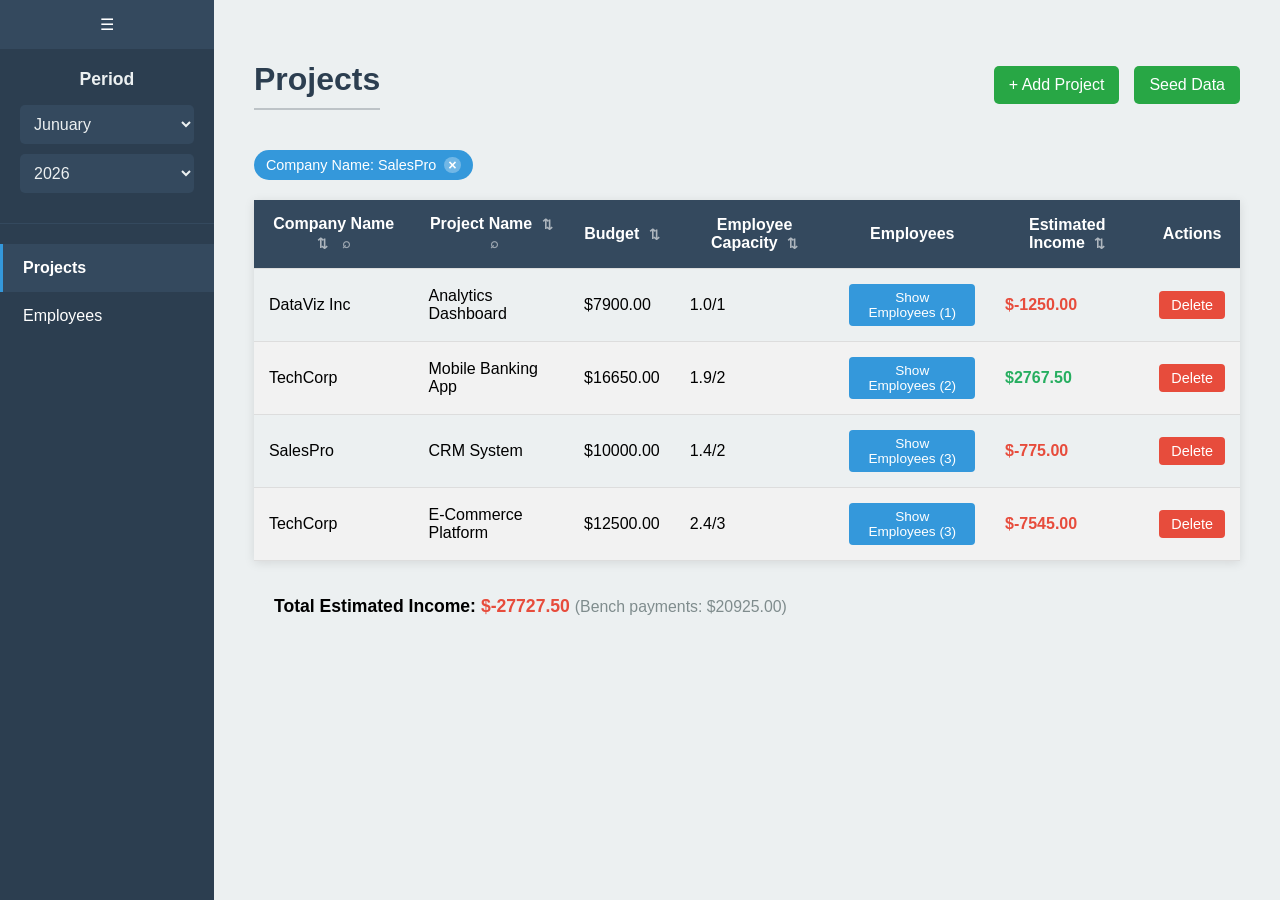
<file: index.html>
<!doctype html>
<html lang="en">
  <head>
    <meta charset="UTF-8" />
    <meta name="viewport" content="width=device-width, initial-scale=1.0" />
    <link rel="stylesheet" href="./style.css" />
    <title>Dashboard</title>
  </head>
  <body>
    <button class="open-button" id="open-button">→</button>
    <div class="wrapper">
      <aside class="side-bar" id="side-bar">
        <button class="burger-btn" id="burger-btn">☰</button>
        <div class="period-selector">
          <h3>Period</h3>
          <select id="month-select" class="select">
            <option value="1">Junuary</option>
            <option value="2">February</option>
            <option value="3">March</option>
            <option value="4">April</option>
            <option value="5">May</option>
            <option value="6">June</option>
            <option value="7">July</option>
            <option value="8">August</option>
            <option value="9">September</option>
            <option value="10">October</option>
            <option value="11">November</option>
            <option value="12">December</option>
          </select>
          <select id="year-select" class="select">
            <option value="2025">2025</option>
            <option value="2026" selected>2026</option>
            <option value="2027">2027</option>
          </select>
        </div>
        <nav class="nav-list">
          <a href="index.html" class="nav-item active">Projects</a>
          <a href="employee.html" class="nav-item">Employees</a>
        </nav>
      </aside>
      <main class="main-section">
        <div class="project-content">
          <div class="project-content-header">
            <h1>Projects</h1>
            <div class="project-btn">
              <button id="add-project-btn" class="add-btn">
                + Add Project
              </button>
              <button id="seed-data-btn" class="add-btn">Seed Data</button>
            </div>
          </div>
          <div class="filters-container" id="project-filters-container">
            <div class="filter-chip">
              <span class="chip-label">Company Name: SalesPro</span>
              <span class="chip-remove">×</span>
            </div>
          </div>
          <table id="Table">
            <thead>
              <tr>
                <th
                  data-column="0"
                  data-type="string"
                  class="sortable filterable"
                >
                  Company Name
                  <span class="sort-icon">⇅</span>
                  <button id="filter-company-name" class="filter-icon">
                    ⌕
                  </button>
                </th>
                <th
                  data-column="1"
                  data-type="string"
                  class="sortable filterable"
                >
                  Project Name
                  <span class="sort-icon">⇅</span>
                  <button id="filter-project-name" class="filter-icon">
                    ⌕
                  </button>
                </th>
                <th data-column="2" data-type="number" class="sortable">
                  Budget
                  <span class="sort-icon">⇅</span>
                </th>
                <th data-column="3" data-type="number" class="sortable">
                  Employee Capacity
                  <span class="sort-icon">⇅</span>
                </th>
                <th>Employees</th>
                <th data-column="4" data-type="number" class="sortable">
                  Estimated Income
                  <span class="sort-icon">⇅</span>
                </th>
                <th>Actions</th>
              </tr>
            </thead>
            <tbody>
              <tr>
                <td>DataViz Inc</td>
                <td>Analytics Dashboard</td>
                <td>$7900.00</td>
                <td><span>1.0/1</span></td>
                <td>
                  <button class="show-details-btn">Show Employees (1)</button>
                </td>
                <td class="negative-income">$-1250.00</td>
                <td>
                  <button class="delete-btn delete-project">Delete</button>
                </td>
              </tr>
              <tr>
                <td>TechCorp</td>
                <td>Mobile Banking App</td>
                <td>$16650.00</td>
                <td><span>1.9/2</span></td>
                <td>
                  <button class="show-details-btn">Show Employees (2)</button>
                </td>
                <td class="positive-income">$2767.50</td>
                <td>
                  <button class="delete-btn delete-project">Delete</button>
                </td>
              </tr>
              <tr>
                <td>SalesPro</td>
                <td>CRM System</td>
                <td>$10000.00</td>
                <td><span>1.4/2</span></td>
                <td>
                  <button class="show-details-btn">Show Employees (3)</button>
                </td>
                <td class="negative-income">$-775.00</td>
                <td>
                  <button class="delete-btn delete-project">Delete</button>
                </td>
              </tr>
              <tr>
                <td>TechCorp</td>
                <td>E-Commerce Platform</td>
                <td>$12500.00</td>
                <td><span>2.4/3</span></td>
                <td>
                  <button class="show-details-btn">Show Employees (3)</button>
                </td>
                <td class="negative-income">$-7545.00</td>
                <td>
                  <button class="delete-btn delete-project">Delete</button>
                </td>
              </tr>
            </tbody>
          </table>
          <div class="total-income-info">
            <strong>Total Estimated Income:</strong>
            <span class="total-amount negative-income">$-27727.50</span>
            <span style="color: #7f8c8d; font-size: 0.9em"
              >(Bench payments: $20925.00)
            </span>
          </div>
        </div>
      </main>
    </div>
    <div id="add-project-panel" class="add-project-panel">
      <h2>Add New Project</h2>
      <form id="add-project-form">
        <label for="project-name">Project Name: *</label>
        <input
          type="text"
          id="project-name"
          name="project-name"
          required
          minlength="3"
          pattern="[A-Za-z0-9\s]+"
          title="Project name must be at least 3 characters"
        />
        <span class="error-message show" id="project-name-error"
          >Project name must be at least 3 characters</span
        >
        <label for="company-name">Company Name: *</label>
        <input
          type="text"
          id="company-name"
          name="company-name"
          required
          minlength="2"
          pattern="[A-Za-z0-9\s]+"
          title="Company name must be at least 2 characters"
        />
        <span class="error-message show" id="company-name-error"
          >Company name must be at least 2 characters</span
        >
        <label for="project-budget">Budget: *</label>
        <input
          type="number"
          id="project-budget"
          name="project-budget"
          required
          min="0.01"
          step="0.01"
          title="Budget must be greater than 0"
        />
        <span class="error-message show" id="project-budget-error"
          >Budget must be greater than 0</span
        >
        <label for="employee-capacity">Employee Capacity: *</label>
        <input
          type="number"
          id="employee-capacity"
          name="employee-capacity"
          required
          min="1"
          step="1"
          title="Employee capacity must be at least 1"
        />
        <span id="employee-capacity-error" class="error-message show"
          >Employee capacity must be at least 1</span
        >
        <div class="form-buttons">
          <button type="submit" id="add-project-btn-form" disabled>Add</button>
          <button type="button" id="cancel-project-btn-form">Cancel</button>
        </div>
      </form>
    </div>
    <div
      id="filter-company-popup"
      class="filter-popup"
      style="left: 290px; top: 264.938px"
    >
      <input
        id="filter-input-name"
        type="text"
        placeholder="Filter by Company Name..."
        aboutfocus
      />
      <div>
        <button id="accept-filter-company" class="accept-filter">Apply</button>
        <button id="cancel-company-filter" class="cancel-filter">Cancel</button>
      </div>
    </div>
    <div
      id="filter-project-popup"
      class="filter-popup"
      style="left: 495.812px; top: 262.938px"
    >
      <input
        id="filter-input-name"
        type="text"
        placeholder="Filter by Project Name..."
        aboutfocus
      />
      <div>
        <button id="accept-filter-project" class="accept-filter">Apply</button>
        <button id="cancel-project-filter" class="cancel-filter">Cancel</button>
      </div>
    </div>
    <div id="seed-data-popup" class="seed-data-popup">
      <div class="popup-header">
        <h2>Seed Data from Month</h2>
        <button id="close-popup-btn-seed-data" class="close-popup-btn">×</button>
      </div>
      <div class="popup-content">
        <p>
          Select a month to copy its data to the current month (<span
            id="current-month-display"
            >January 2026</span
          >):
        </p>
        <table id="seed-data-table">
          <thead>
            <tr>
              <th>Year</th>
              <th>Month</th>
              <th>Projects</th>
              <th>Employees</th>
              <th>Total Est. Income</th>
              <th>Action</th>
            </tr>
          </thead>
          <tbody id="seed-data-table-body">
            <tr>
              <td>2026</td>
              <td>February</td>
              <td>5</td>
              <td>15</td>
              <td class="negative-income">$-7540.83</td>
              <td>
                <button class="seed-month-btn" data-year="2026" data-month="1">
                  Seed
                </button>
              </td>
            </tr>
              <td>2026</td>
              <td>April</td>
              <td>5</td>
              <td>15</td>
              <td class="negative-income">
                $-6210.83</td>
              <td>
                <button class="seed-month-btn" data-year="2026" data-month="3">
                  Seed
                </button>
              </td>
            </tr>
          </tbody>
        </table>
      </div>
    </div>
    <script src="./script.js"></script>
    <script src="./project.js"></script>
  </body>
</html>
</file>
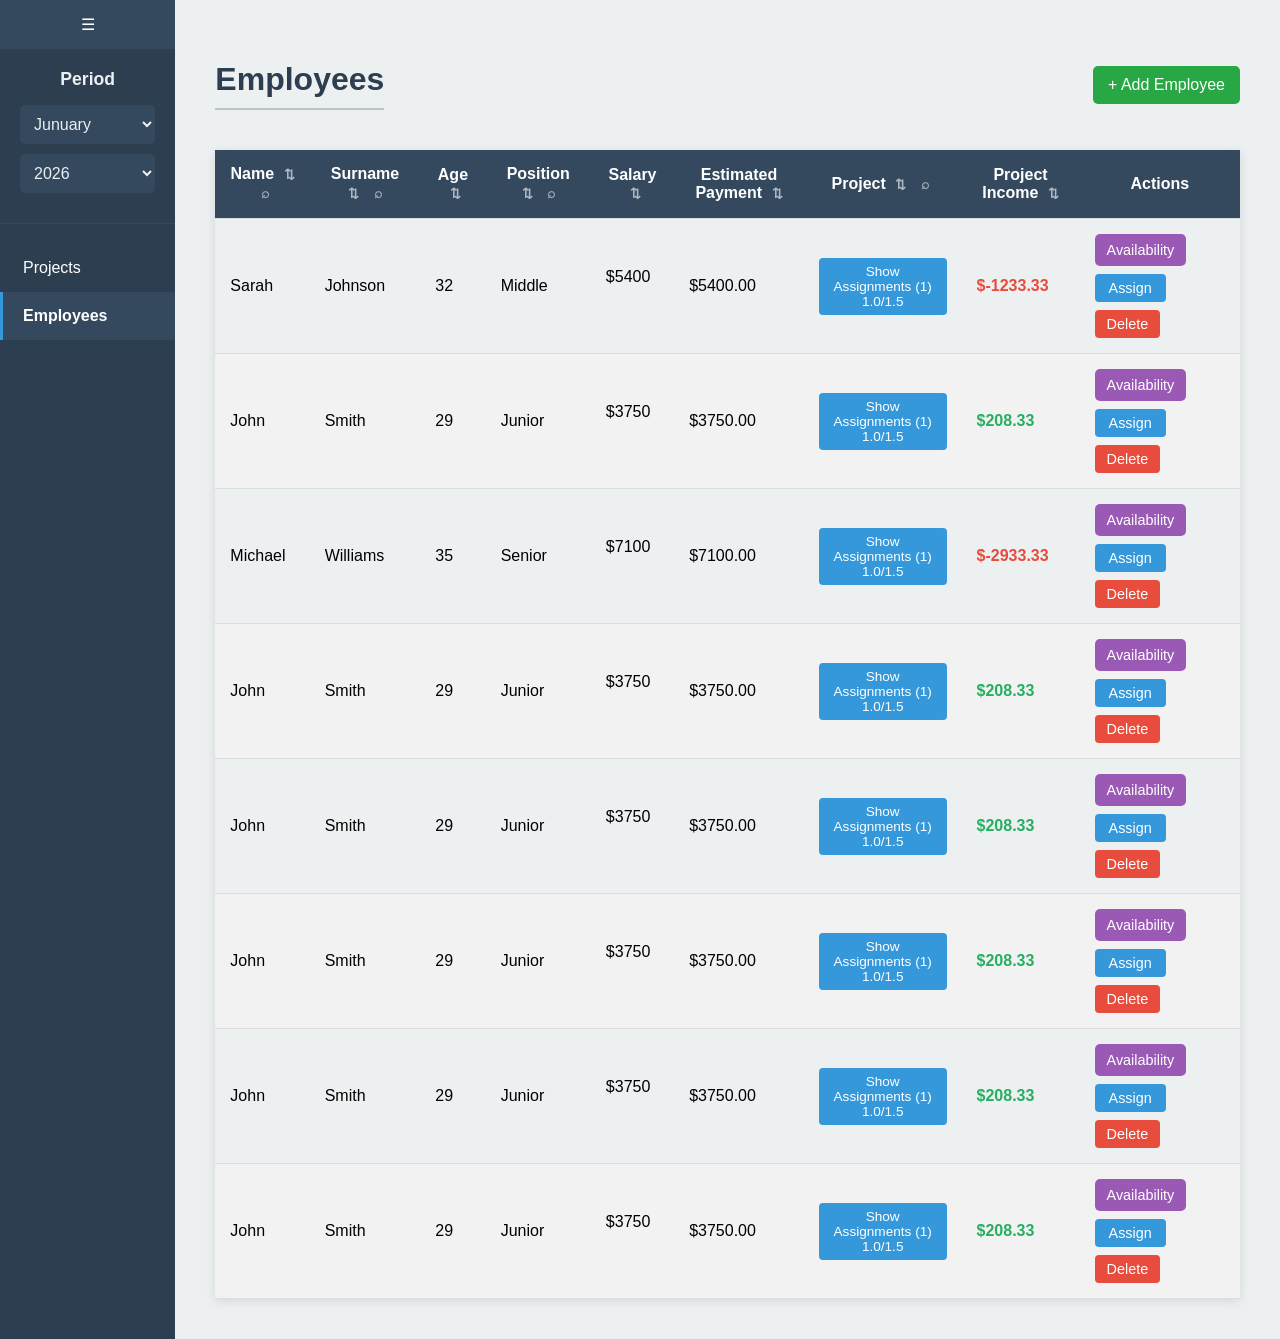
<file: employee.html>
<!doctype html>
<html lang="en">
  <head>
    <meta charset="UTF-8" />
    <meta name="viewport" content="width=device-width, initial-scale=1.0" />
    <link rel="stylesheet" href="./style.css" />
    <title>Dashboard</title>
  </head>
  <body>
    <button class="open-button" id="open-button">→</button>
    <div class="wrapper">
      <aside class="side-bar" id="side-bar">
        <button class="burger-btn" id="burger-btn">☰</button>
        <div class="period-selector">
          <h3>Period</h3>
          <select id="month-select" class="select">
            <option value="1">Junuary</option>
            <option value="2">February</option>
            <option value="3">March</option>
            <option value="4">April</option>
            <option value="5">May</option>
            <option value="6">June</option>
            <option value="7">July</option>
            <option value="8">August</option>
            <option value="9">September</option>
            <option value="10">October</option>
            <option value="11">November</option>
            <option value="12">December</option>
          </select>
          <select id="year-select" class="select">
            <option value="2025">2025</option>
            <option value="2026" selected>2026</option>
            <option value="2027">2027</option>
          </select>
        </div>
        <nav class="nav-list">
          <a href="index.html" class="nav-item">Projects</a>
          <a href="employee.html" class="nav-item active">Employees</a>
        </nav>
      </aside>
      <main class="main-section">
        <div class="project-content">
          <div class="project-content-header">
            <h1>Employees</h1>
            <div class="project-btn">
              <button id="add-project-btn" class="add-btn">
                + Add Employee
              </button>
            </div>
          </div>
        </div>
        <table id="employees-table">
          <thead>
            <tr>
              <th
                data-sort="name"
                data-filter="name"
                class="sortable filterable"
              >
                Name
                <span class="sort-icon">⇅</span>
                <button id="filter-employee-name" class="filter-icon">⌕</button>
              </th>
              <th
                data-sort="surname"
                data-filter="surname"
                class="sortable filterable"
              >
                Surname
                <span class="sort-icon">⇅</span>
                <button id="filter-employee-name" class="filter-icon">⌕</button>
              </th>
              <th data-sort="age" class="sortable">
                Age
                <span class="sort-icon">⇅</span>
              </th>
              <th
                data-filter="position"
                data-sort="position"
                class="sortable filterable"
              >
                Position
                <span class="sort-icon">⇅</span>
                <button id="filter-employee-name" class="filter-icon">⌕</button>
              </th>
              <th data-sort="salary" class="sortable">
                Salary
                <span class="sort-icon">⇅</span>
              </th>
              <th data-sort="estimated Payment " class="sortable">
                Estimated Payment
                <span class="sort-icon">⇅</span>
              </th>
              <th
                data-sort="project"
                data-filter="project"
                class="sortable filterable"
              >
                Project
                <span class="sort-icon">⇅</span>
                <button id="filter-employee-name" class="filter-icon">⌕</button>
              </th>
              <th data-sort="projectedIncome" class="sortable">
                Project Income
                <span class="sort-icon">⇅</span>
              </th>
              <th>Actions</th>
            </tr>
          </thead>
          <tbody>
            <tr data-employee-id="">
              <td>Sarah</td>
              <td>Johnson</td>
              <td>32</td>
              <td
                class="editable-position"
                data-field="position"
                data-employee-id=""
              >
                Middle
              </td>
              <td
                class="editable-salary"
                data-field="salary"
                data-employee-id=""
              >
                $5400
              </td>
              <td>$5400.00</td>
              <td>
                <button
                  class="show-details-btn"
                  data-type="assignments"
                  data-employee-id=""
                >
                  Show Assignments (1)
                  <span class="capacity-indicator">1.0/1.5</span>
                </button>
              </td>
              <td class="negative-income">$-1233.33</td>
              <td>
                <div class="action-buttons">
                  <button
                    class="availability-btn"
                    data-employee-id=""
                    title="View availability calendar"
                  >
                    Availability
                  </button>
                  <button
                    class="assign-btn"
                    data-employee-id=""
                    title="Assign to project"
                  >
                    Assign
                  </button>
                  <button
                    class="delete-btn delete-employee"
                    data-employee-id=""
                  >
                    Delete
                  </button>
                </div>
              </td>
            </tr>
            <tr data-employee-id="">
              <td>John</td>
              <td>Smith</td>
              <td>29</td>
              <td
                class="editable-position"
                data-field="position"
                data-employee-id=""
              >
                Junior
              </td>
              <td
                class="editable-salary"
                data-field="salary"
                data-employee-id=""
              >
                $3750
              </td>
              <td>$3750.00</td>
              <td>
                <button
                  class="show-details-btn"
                  data-type="assignments"
                  data-employee-id=""
                >
                  Show Assignments (1)
                  <span class="capacity-indicator">1.0/1.5</span>
                </button>
              </td>
              <td class="positive-income">$208.33</td>
              <td>
                <div class="action-buttons">
                  <button
                    class="availability-btn"
                    data-employee-id=""
                    title="View availability calendar"
                  >
                    Availability
                  </button>
                  <button
                    class="assign-btn"
                    data-employee-id=""
                    title="Assign to project"
                  >
                    Assign
                  </button>
                  <button
                    class="delete-btn delete-employee"
                    data-employee-id=""
                  >
                    Delete
                  </button>
                </div>
              </td>
            </tr>
            <tr data-employee-id="">
              <td>Michael</td>
              <td>Williams</td>
              <td>35</td>
              <td
                class="editable-position"
                data-field="position"
                data-employee-id=""
              >
                Senior
              </td>
              <td
                class="editable-salary"
                data-field="salary"
                data-employee-id=""
              >
                $7100
              </td>
              <td>$7100.00</td>
              <td>
                <button
                  class="show-details-btn"
                  data-type="assignments"
                  data-employee-id=""
                >
                  Show Assignments (1)
                  <span class="capacity-indicator">1.0/1.5</span>
                </button>
              </td>
              <td class="negative-income">$-2933.33</td>
              <td>
                <div class="action-buttons">
                  <button
                    class="availability-btn"
                    data-employee-id=""
                    title="View availability calendar"
                  >
                    Availability
                  </button>
                  <button
                    class="assign-btn"
                    data-employee-id=""
                    title="Assign to project"
                  >
                    Assign
                  </button>
                  <button
                    class="delete-btn delete-employee"
                    data-employee-id=""
                  >
                    Delete
                  </button>
                </div>
              </td>
            </tr>
            <tr data-employee-id="">
              <td>John</td>
              <td>Smith</td>
              <td>29</td>
              <td
                class="editable-position"
                data-field="position"
                data-employee-id=""
              >
                Junior
              </td>
              <td
                class="editable-salary"
                data-field="salary"
                data-employee-id=""
              >
                $3750
              </td>
              <td>$3750.00</td>
              <td>
                <button
                  class="show-details-btn"
                  data-type="assignments"
                  data-employee-id=""
                >
                  Show Assignments (1)
                  <span class="capacity-indicator">1.0/1.5</span>
                </button>
              </td>
              <td class="positive-income">$208.33</td>
              <td>
                <div class="action-buttons">
                  <button
                    class="availability-btn"
                    data-employee-id=""
                    title="View availability calendar"
                  >
                    Availability
                  </button>
                  <button
                    class="assign-btn"
                    data-employee-id=""
                    title="Assign to project"
                  >
                    Assign
                  </button>
                  <button
                    class="delete-btn delete-employee"
                    data-employee-id=""
                  >
                    Delete
                  </button>
                </div>
              </td>
            </tr>
            <tr data-employee-id="">
              <td>John</td>
              <td>Smith</td>
              <td>29</td>
              <td
                class="editable-position"
                data-field="position"
                data-employee-id=""
              >
                Junior
              </td>
              <td
                class="editable-salary"
                data-field="salary"
                data-employee-id=""
              >
                $3750
              </td>
              <td>$3750.00</td>
              <td>
                <button
                  class="show-details-btn"
                  data-type="assignments"
                  data-employee-id=""
                >
                  Show Assignments (1)
                  <span class="capacity-indicator">1.0/1.5</span>
                </button>
              </td>
              <td class="positive-income">$208.33</td>
              <td>
                <div class="action-buttons">
                  <button
                    class="availability-btn"
                    data-employee-id=""
                    title="View availability calendar"
                  >
                    Availability
                  </button>
                  <button
                    class="assign-btn"
                    data-employee-id=""
                    title="Assign to project"
                  >
                    Assign
                  </button>
                  <button
                    class="delete-btn delete-employee"
                    data-employee-id=""
                  >
                    Delete
                  </button>
                </div>
              </td>
            </tr>
            <tr data-employee-id="">
              <td>John</td>
              <td>Smith</td>
              <td>29</td>
              <td
                class="editable-position"
                data-field="position"
                data-employee-id=""
              >
                Junior
              </td>
              <td
                class="editable-salary"
                data-field="salary"
                data-employee-id=""
              >
                $3750
              </td>
              <td>$3750.00</td>
              <td>
                <button
                  class="show-details-btn"
                  data-type="assignments"
                  data-employee-id=""
                >
                  Show Assignments (1)
                  <span class="capacity-indicator">1.0/1.5</span>
                </button>
              </td>
              <td class="positive-income">$208.33</td>
              <td>
                <div class="action-buttons">
                  <button
                    class="availability-btn"
                    data-employee-id=""
                    title="View availability calendar"
                  >
                    Availability
                  </button>
                  <button
                    class="assign-btn"
                    data-employee-id=""
                    title="Assign to project"
                  >
                    Assign
                  </button>
                  <button
                    class="delete-btn delete-employee"
                    data-employee-id=""
                  >
                    Delete
                  </button>
                </div>
              </td>
            </tr>
            <tr data-employee-id="">
              <td>John</td>
              <td>Smith</td>
              <td>29</td>
              <td
                class="editable-position"
                data-field="position"
                data-employee-id=""
              >
                Junior
              </td>
              <td
                class="editable-salary"
                data-field="salary"
                data-employee-id=""
              >
                $3750
              </td>
              <td>$3750.00</td>
              <td>
                <button
                  class="show-details-btn"
                  data-type="assignments"
                  data-employee-id=""
                >
                  Show Assignments (1)
                  <span class="capacity-indicator">1.0/1.5</span>
                </button>
              </td>
              <td class="positive-income">$208.33</td>
              <td>
                <div class="action-buttons">
                  <button
                    class="availability-btn"
                    data-employee-id=""
                    title="View availability calendar"
                  >
                    Availability
                  </button>
                  <button
                    class="assign-btn"
                    data-employee-id=""
                    title="Assign to project"
                  >
                    Assign
                  </button>
                  <button
                    class="delete-btn delete-employee"
                    data-employee-id=""
                  >
                    Delete
                  </button>
                </div>
              </td>
            </tr>
            <tr data-employee-id="">
              <td>John</td>
              <td>Smith</td>
              <td>29</td>
              <td
                class="editable-position"
                data-field="position"
                data-employee-id=""
              >
                Junior
              </td>
              <td
                class="editable-salary"
                data-field="salary"
                data-employee-id=""
              >
                $3750
              </td>
              <td>$3750.00</td>
              <td>
                <button
                  class="show-details-btn"
                  data-type="assignments"
                  data-employee-id=""
                >
                  Show Assignments (1)
                  <span class="capacity-indicator">1.0/1.5</span>
                </button>
              </td>
              <td class="positive-income">$208.33</td>
              <td>
                <div class="action-buttons">
                  <button
                    class="availability-btn"
                    data-employee-id=""
                    title="View availability calendar"
                  >
                    Availability
                  </button>
                  <button
                    class="assign-btn"
                    data-employee-id=""
                    title="Assign to project"
                  >
                    Assign
                  </button>
                  <button
                    class="delete-btn delete-employee"
                    data-employee-id=""
                  >
                    Delete
                  </button>
                </div>
              </td>
            </tr>
          </tbody>
        </table>
      </main>
    </div>
    <div id="add-project-panel" class="add-project-panel">
      <h2>Add New Employee</h2>
      <form id="add-employee-form">
        <label for="employee-name">Name: *</label>
        <input
          type="text"
          id="employee-name"
          name="employee-name"
          required
          minlength="3"
          pattern="[A-Za-z0-9\s]+"
          title="Name must be at least 3 characters and contain only letters"
        />
        <span class="error-message show" id="employee-name-error"
          >Name must be at least 3 characters and contain only letters</span
        >
        <label for="surname">Surname: *</label>
        <input
          type="text"
          id="surname"
          name="surname"
          required
          minlength="3"
          pattern="[A-Za-z0-9\s]+"
          title="Surname must be at least 3 characters and contain only letters"
        />
        <span class="error-message show" id="surname-error"
          >Surname must be at least 3 characters and contain only letters</span
        >
        <label for="dob">Date of Birth: *</label>
        <input
          type="date"
          id="dob"
          name="dob"
          required
          title="Date of birth is required"
        />
        <span class="error-message show" id="dob-error"
          >You must be at least 18 years old</span
        >
        <label for="position">Position: *</label>
        <select name="position" id="position" required>
          <option value="">Select position</option>
          <option value="Junior">Junior</option>
          <option value="Middle">Middle</option>
          <option value="Senior">Senior</option>
          <option value="Lead">Lead</option>
          <option value="Architect">Architect</option>
          <option value="BO">BO</option>
        </select>
        <span id="position-error" class="error-message show"
          >Please select a position</span
        >
        <label for="salary">Salary: *</label>
        <input
          type="number"
          id="salary"
          name="salary"
          required
          min="0.01"
          step="0.01"
          title="Salary must be greater than 0"
        />
        <span class="error-message show" id="salary-error"
          >Salary must be greater than 0</span
        >
        <div class="form-buttons">
          <button type="submit" id="add-project-btn-form" disabled>Add</button>
          <button type="button" id="cancel-project-btn-form">Cancel</button>
        </div>
      </form>
    </div>
    <script src="./script.js"></script>
    <script src="./employees.js"></script>
  </body>
</html>
</file>
<file: style.css>
* {
  box-sizing: border-box;
  padding: 0;
  margin: 0;
}
html {
  font-family: 'Montserrat', sans-serif;
  scroll-behavior: smooth;
}
body {
  display: flex;
  min-height: 100vh;
  width: 100%;
  overflow: visible;
  background-color: #ecf0f1;
}
.open-button {
  position: fixed;
  top: 10px;
  left: 10px;
  z-index: 1000;
  background-color: #3498db;
  color: #fff;
  border: none;
  padding: 10px 15px;
  cursor: pointer;
  font-size: 1.2em;
  border-radius: 5px;
  box-shadow: 0 2px 5px #0003;
  display: none;
}
.open-button.active {
  display: block;
}
.wrapper {
  display: flex;
  min-height: 100vh;
  width: 100%;
}
.side-bar {
  display: flex;
  flex-direction: column;
  float: left;
  width: 250px;
  height: 100%;
  background-color: #2c3e50;
  color: #fff;
  transition: 0.5s;
  overflow: hidden;
}

.side-bar.close {
  width: 0;
}
.burger-btn {
  background-color: #34495e;
  color: #fff;
  border: none;
  padding: 15px;
  cursor: pointer;
  text-align: center;
  margin: 0;
  font-size: 1em;
}
.burger-btn:hover {
  background-color: #4a627a;
  transition: 0.5s;
}
.period-selector {
  padding: 20px;
  border-bottom: 1px solid #34495e;
}
.period-selector h3 {
  margin: 0 0 15px;
  color: #ecf0f1;
  font-size: 1.1em;
  text-align: center;
}
.select {
  width: 100%;
  padding: 10px;
  margin-bottom: 10px;
  border: none;
  border-radius: 5px;
  background-color: #34495e;
  color: #ecf0f1;
  font-size: 1em;
  cursor: pointer;
}
.select:hover {
  background-color: #4a627a;
}
.select:focus {
  outline: 2px solid #3498db;
  background-color: #4a627a;
}
.side-bar nav {
  display: flex;
  flex-direction: column;
  margin-top: 20px;
}
.nav-list {
  display: flex;
  flex-direction: column;
  align-items: flex-start;
  list-style: none;
  margin-top: 20px;
}
.nav-item {
  color: #fff;
  text-decoration: none;
  border-left: 3px solid #3498db;
  width: 100%;
  padding: 15px 20px;
  transition: 0.2s;
  border-left: 3px solid transparent;
}
.nav-item.active {
  background-color: #34495e;
  border-left-color: #3498db;
  font-weight: 700;
  transition: 0.5s;
}
.nav-item:hover {
  background-color: #4a627a;
  transition: 0.5s;
}
.main-section {
  flex-grow: 1;
  padding: 40px;
  overflow-y: auto;
}
.project-content-header {
  display: flex;
  justify-content: space-between;
  align-items: center;
  margin-bottom: 20px;
}

h1 {
  display: block;
  font-size: 2em;
  margin-block-start: 0.67em;
  margin-block-end: 0.67em;
  margin-inline-start: 0px;
  margin-inline-end: 0px;
  font-weight: bold;
  unicode-bidi: isolate;
}
.project-content-header h1 {
  color: #2c3e50;
  border-bottom: 2px solid #bdc3c7;
  padding-bottom: 10px;
  margin-bottom: 20px;
}
.project-btn {
  display: flex;
  gap: 15px;
}
.add-btn {
  background-color: #28a745;
  color: #fff;
  border: none;
  padding: 10px 15px;
  border-radius: 5px;
  cursor: pointer;
  font-size: 1em;
}
.add-btn:hover {
  background-color: #218838;
  transition: 0.5s;
}
.filters-container {
  display: flex;
  flex-wrap: wrap;
  gap: 8px;
  margin-bottom: 10px;
  min-height: 30px;
}
.filter-chip {
  display: inline-flex;
  align-items: center;
  background-color: #3498db;
  color: #fff;
  padding: 6px 12px;
  border-radius: 16px;
  font-size: 0.9em;
  margin-right: 8px;
}
.chip-label {
  margin-right: 8px;
}
.filter-chip .chip-remove {
  cursor: pointer;
  font-weight: 700;
  padding: 0 4px;
  border-radius: 50%;
  background-color: #ffffff4d;
}
.filter-chip .chip-remove:hover {
  background-color: #ffffff80;
}
table {
  width: 100%;
  border-collapse: collapse;
  margin-top: 20px;
  box-shadow: 0 2px 10px #0000001a;
  text-indent: initial;
  border-spacing: 2px;
}
thead {
  display: table-header-group;
  vertical-align: middle;
  unicode-bidi: isolate;
  border-color: inherit;
  background-color: #34495e;
  color: #fff;
}
tbody tr:nth-child(2n) {
  background-color: #f2f2f2;
}
tbody tr:hover {
  background-color: #e8f4f8;
}
tr {
  display: table-row;
  vertical-align: inherit;
  unicode-bidi: isolate;
  border-color: inherit;
}
th,
td {
  padding: 15px;
  text-align: left;
  border-bottom: 1px solid #ddd;
}
th {
  display: table-cell;
  vertical-align: inherit;
  font-weight: bold;
  text-align: center;
  unicode-bidi: isolate;
}
th.sortable {
  cursor: pointer;
  -webkit-user-select: none;
  user-select: none;
}
th.sortable:hover {
  background-color: #4a627a;
  transition: 0.5s;
}
.sort-icon {
  margin-left: 5px;
  font-size: 0.8em;
  opacity: 0.6;
}
.filter-icon {
  border: none;
  font: inherit;
  color: inherit;
  background-color: transparent;
  margin-left: 5px;
  font-size: 0.9em;
  opacity: 0.5;
  cursor: pointer;
  padding: 2px 5px;
}

.show-details-btn {
  background-color: #3498db;
  color: #fff;
  border: none;
  padding: 6px 12px;
  border-radius: 4px;
  cursor: pointer;
  font-size: 0.85em;
}
.show-details-btn:hover {
  background-color: #2980b9;
  transition: 0.5s;
}
.negative-income {
  color: #e74c3c;
  font-weight: 600;
}
.positive-income {
  color: #27ae60;
  font-weight: 600;
}
.delete-btn {
  background-color: #e74c3c;
  color: #fff;
  border: none;
  padding: 6px 12px;
  border-radius: 4px;
  cursor: pointer;
  font-size: 0.9em;
}
.delete-btn:hover {
  background-color: #c0392b;
  transition: 0.5s;
}
.total-income-info {
  margin-top: 20px;
  padding: 15px 20px;
  background-color: #ecf0f1;
  border-radius: 6px;
  font-size: 1.1em;
}
.filter-popup {
  display: none;
  position: absolute;
  background: #fff;
  border: 1px solid #ccc;
  border-radius: 4px;
  padding: 10px;
  box-shadow: 0 4px 8px #0003;
  z-index: 1000;
  min-width: 200px;
  margin-top: -30px;
}
.filter-popup.active {
  display: block;
}
.filter-popup input {
  width: 100%;
  padding: 8px;
  border: 1px solid #ddd;
  border-radius: 4px;
  margin-bottom: 10px;
  box-sizing: border-box;
}
.filter-popup button {
  padding: 6px 12px;
  border: none;
  border-radius: 4px;
  cursor: pointer;
  margin-right: 5px;
}
.filter-popup .accept-filter {
  background-color: #3498db;
  color: #fff;
}
.filter-popup .accept-filter:hover {
  background-color: #2980b9;
}

.filter-popup .cancel-filter {
  background-color: #95a5a6;
  color: #fff;
}
.filter-popup .cancel-filter:hover {
  background-color: #7f8c8d;
}
.add-project-panel {
  display: none;
  position: fixed;
  top: 0px;
  right: 0px;
  width: 350px;
  height: 100%;
  background-color: rgb(255, 255, 255);
  box-shadow: rgba(0, 0, 0, 0.1) -2px 0px 10px;
  z-index: 1001;
  overflow-y: auto;
  padding: 20px;
  transform: translateX(100%);
}
.add-project-panel.close {
  width: 0;
}
.add-project-panel.open {
  display: block;
  transform: translateX(0);
  visibility: visible;
  opacity: 1;
}

h2 {
  display: block;
  font-size: 1.5em;
  margin-block-start: 0.83em;
  margin-block-end: 0.83em;
  margin-inline-start: 0px;
  margin-inline-end: 0px;
  font-weight: bold;
  unicode-bidi: isolate;
}
.add-project-panel h2 {
  color: rgb(44, 62, 80);
  padding-bottom: 10px;
  margin-top: 0px;
  border-bottom: 2px solid rgb(189, 195, 199);
}
form {
  display: block;
  margin-top: 0em;
  unicode-bidi: isolate;
}
label {
  display: block;
  margin-top: 15px;
  color: rgb(52, 73, 94);
  cursor: default;
}
#add-project-form input:invalid {
  border-color: rgb(231, 76, 60);
}

#add-project-form input {
  width: 100%;
  margin-top: 5px;
  box-sizing: border-box;
  padding: 8px;
  border-width: 1px;
  border-style: solid;
  border-color: rgb(204, 204, 204);
  border-image: initial;
  border-radius: 4px;
}
#add-project-form input:valid {
  border-color: rgb(39, 174, 96);
}
.form-buttons {
  margin-top: 25px;
  display: flex;
  justify-content: flex-end;
}
.form-buttons button {
  cursor: pointer;
  margin-left: 10px;
  padding: 10px 20px;
  border-width: medium;
  border-style: none;
  border-color: currentcolor;
  border-image: initial;
  border-radius: 5px;
}
.error-message.show {
  display: block;
}
.error-message {
  display: none;
  color: rgb(231, 76, 60);
  font-size: 0.85em;
  margin-top: 5px;
}
input[type='text' i] {
  padding-block: 1px;
  padding-inline: 2px;
}
input[type='number' i] {
  padding-block: 1px;
  padding-inline: 2px;
}
.seed-data-popup {
  display: none;
  position: fixed;
  top: 50%;
  left: 50%;
  transform: translate(-50%, -50%);
  background-color: rgb(255, 255, 255);
  box-shadow: rgba(0, 0, 0, 0.3) 0px 4px 20px;
  z-index: 10000;
  width: 80%;
  max-height: 80vh;
  flex-direction: column;
  border-radius: 8px;
  overflow: hidden;
}
.seed-data-popup.active {
  display: flex;
}
.popup-header {
  background-color: rgb(52, 73, 94);
  color: rgb(255, 255, 255);
  display: flex;
  justify-content: space-between;
  align-items: center;
  padding: 15px 20px;
  border-radius: 8px 8px 0px 0px;
}
.close-popup-btn {
  color: rgb(255, 255, 255);
  font-size: 1.8em;
  cursor: pointer;
  width: 30px;
  height: 30px;
  display: flex;
  align-items: center;
  justify-content: center;
  background: none;
  border-width: medium;
  border-style: none;
  border-color: currentcolor;
  border-image: initial;
  padding: 0px;
  border-radius: 4px;
  transition: background-color 0.2s;
}
.close-popup-btn:hover {
  background-color: rgba(255, 255, 255, 0.2);
}
.seed-data-popup .popup-content {
  overflow-y: auto;
  padding: 20px;
  flex: 1 1 0%;
}
.popup-content {
  overflow-y: auto;
  padding: 20px;
  flex: 1 1 0%;
}
.seed-data-popup p {
  margin-bottom: 20px;
  color: rgb(85, 85, 85);
  font-size: 14px;
}
p {
  display: block;
  margin-block-start: 1em;
  margin-block-end: 1em;
  margin-inline-start: 0px;
  margin-inline-end: 0px;
  unicode-bidi: isolate;
}
#current-month-display {
  font-weight: 700;
  color: rgb(41, 128, 185);
}
#seed-data-table {
  width: 100%;
  border-collapse: collapse;
  margin-top: 10px;
}
#seed-data-table tr:hover {
  background-color: rgb(245, 245, 245);
}
#seed-data-table th {
  background-color: rgb(52, 73, 94);
  color: rgb(255, 255, 255);
  font-weight: 600;
}
#seed-data-table th,
#seed-data-table td {
  text-align: left;
  padding: 12px;
  border-bottom: 1px solid rgb(221, 221, 221);
}
#seed-data-table td {
  color: rgb(51, 51, 51);
}
.seed-month-btn {
  background-color: rgb(39, 174, 96);
  color: rgb(255, 255, 255);
  cursor: pointer;
  font-size: 14px;
  font-weight: 500;
  padding: 6px 16px;
  border-width: medium;
  border-style: none;
  border-color: currentcolor;
  border-image: initial;
  border-radius: 4px;
  transition: background-color 0.3s;
}

/* employees paje */

.employees-content-header {
  display: flex;
  justify-content: space-between;
  align-items: center;
  margin-bottom: 20px;
}
.editable-position,
.editable-salary {
  cursor: pointer;
  position: relative;
  transition: background-color 0.2s;
}
.editable-position::after,
.editable-salary::after {
  content: '✎';
  opacity: 0;
  margin-left: 8px;
  font-size: 0.85em;
  color: rgb(149, 165, 166);
  transition: opacity 0.2s;
}
.editable-position:hover,
.editable-salary:hover {
  background-color: rgb(236, 240, 241);
}
.editable-position:hover::after,
.editable-salary:hover::after {
  opacity: 1;
}
.action-buttons {
  display: flex;
  flex-wrap: wrap;
  gap: 8px;
}
.availability-btn {
  background-color: rgb(155, 89, 182);
  color: rgb(255, 255, 255);
  cursor: pointer;
  font-size: 0.9em;
  border-width: medium;
  border-style: none;
  border-color: currentcolor;
  border-image: initial;
  padding: 8px 12px;
  border-radius: 5px;
  transition: background-color 0.2s;
}
.availability-btn:hover {
  background-color: rgb(142, 68, 173);
}
.assign-btn {
  background-color: rgb(52, 152, 219);
  color: rgb(255, 255, 255);
  cursor: pointer;
  font-size: 0.9em;
  border-width: medium;
  border-style: none;
  border-color: currentcolor;
  border-image: initial;
  padding: 6px 14px;
  border-radius: 4px;
  transition: background-color 0.2s;
}
.assign-btn:hover {
  background-color: rgb(41, 128, 185);
}
#add-employee-form input,
#add-employee-form select {
  width: 100%;
  margin-top: 5px;
  box-sizing: border-box;
  padding: 8px;
  border-width: 1px;
  border-style: solid;
  border-color: rgb(204, 204, 204);
  border-image: initial;
  border-radius: 4px;
}
#add-employee-form input:invalid,
#add-employee-form select:invalid {
  border-color: rgb(231, 76, 60);
}
#add-employee-form input:valid,
#add-employee-form select:valid {
  border-color: rgb(39, 174, 96);
}
</file>
